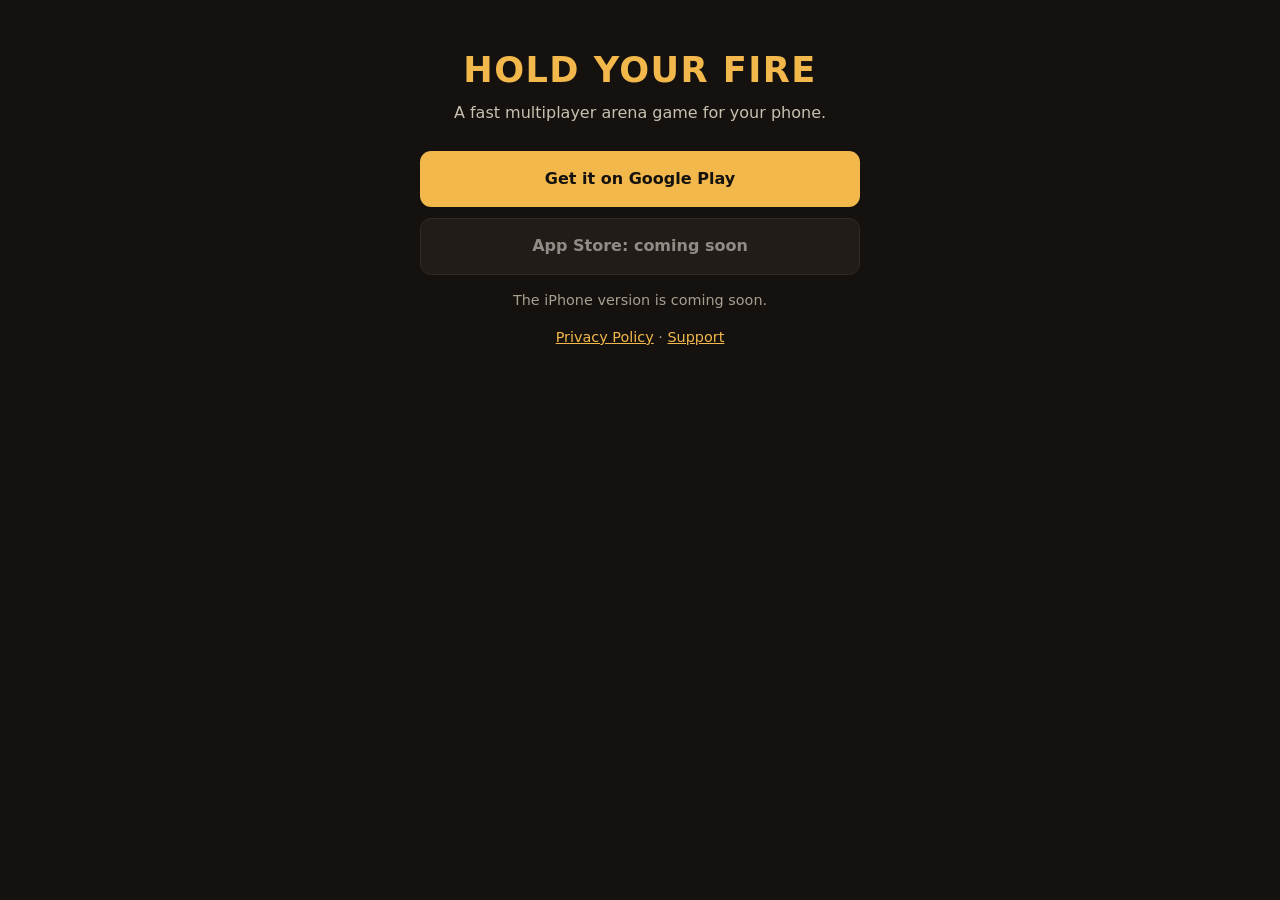
<file: index.html>
<!doctype html>
<html lang="en"><head><meta charset="utf-8"><meta name="viewport" content="width=device-width,initial-scale=1">
<title>Hold Your Fire</title>
<meta name="description" content="Hold Your Fire: a fast multiplayer arena game for your phone. Play offline against bots or online with friends.">
<link rel="stylesheet" href="/site.css">
</head>
<body>
<main id="view" data-page="home">
<h1>Hold Your Fire</h1>
<p class="tag">A fast multiplayer arena game for your phone.</p>
<div id="invite" hidden>
  <div class="card">
    <p class="label">You are invited to a room</p>
    <p class="code" id="code"></p>
    <button class="copy" id="copy" type="button" hidden>Copy code</button>
  </div>
  <p><strong>Already have the game?</strong> Tap the invitation link again on your phone and Hold Your Fire opens with this code ready. You still press JOIN.</p>
  <p><strong>New here?</strong> Install the game below, then tap the invitation link again. Or open the game, choose PLAY ONLINE &rarr; JOIN WITH CODE and type the code.</p>
  <p class="dim">The room may be full or already closed. The game checks that when you join; this page does not.</p>
</div>
<div id="badlink" class="card err" hidden><p>This invitation link is not valid. Ask your friend to share the room again from the game.</p></div>
<div id="missing" class="card" hidden><p>This page does not exist.</p><p><a href="/">Hold Your Fire home</a></p></div>
<a id="play" class="btn" href="#">Get it on Google Play</a>
<a id="ios" class="btn alt" href="#">Download on the App Store</a>
<p class="dim" id="soon">The iPhone version is coming soon.</p>
<p class="dim"><a href="/privacy/">Privacy Policy</a> &middot; <a href="/support/">Support</a></p>
</main>
<script src="/site.js"></script>
<script src="/page.js"></script>
</body></html>
</file>
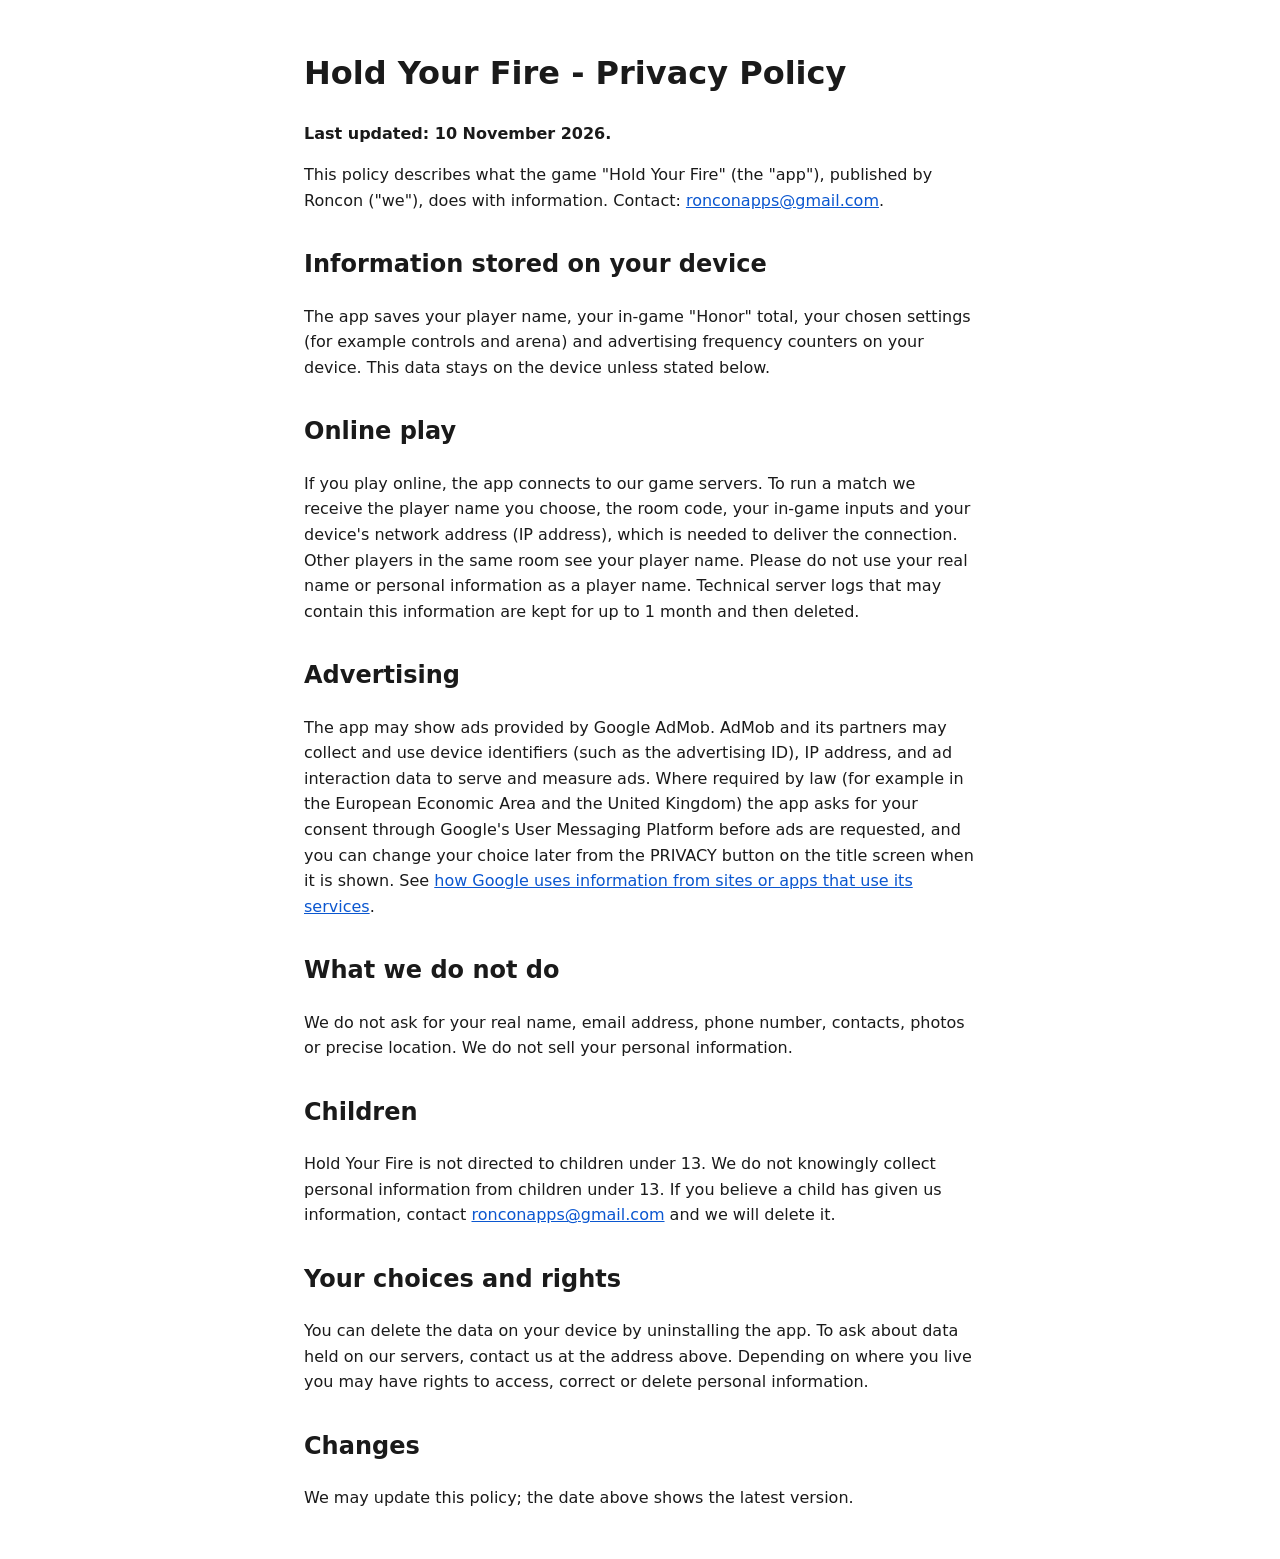
<file: privacy/index.html>
<!doctype html>
<html lang="en"><head><meta charset="utf-8"><meta name="viewport" content="width=device-width,initial-scale=1">
<title>Hold Your Fire - Privacy Policy</title>
<style>body{font:16px/1.6 system-ui,sans-serif;max-width:42rem;margin:3rem auto;padding:0 1rem;color:#1a1a1a}a{color:#0b57d0}h2{margin-top:2rem}</style></head>
<body>
<h1>Hold Your Fire - Privacy Policy</h1>
<p><strong>Last updated: 10 November 2026.</strong></p>
<p>This policy describes what the game "Hold Your Fire" (the "app"), published by Roncon ("we"), does with information. Contact: <a href="mailto:ronconapps@gmail.com">ronconapps@gmail.com</a>.</p>

<h2>Information stored on your device</h2>
<p>The app saves your player name, your in-game "Honor" total, your chosen settings (for example controls and arena) and advertising frequency counters on your device. This data stays on the device unless stated below.</p>

<h2>Online play</h2>
<p>If you play online, the app connects to our game servers. To run a match we receive the player name you choose, the room code, your in-game inputs and your device's network address (IP address), which is needed to deliver the connection. Other players in the same room see your player name. Please do not use your real name or personal information as a player name. Technical server logs that may contain this information are kept for up to 1 month and then deleted.</p>

<h2>Advertising</h2>
<p>The app may show ads provided by Google AdMob. AdMob and its partners may collect and use device identifiers (such as the advertising ID), IP address, and ad interaction data to serve and measure ads. Where required by law (for example in the European Economic Area and the United Kingdom) the app asks for your consent through Google's User Messaging Platform before ads are requested, and you can change your choice later from the PRIVACY button on the title screen when it is shown. See <a href="https://policies.google.com/technologies/partner-sites">how Google uses information from sites or apps that use its services</a>.</p>

<h2>What we do not do</h2>
<p>We do not ask for your real name, email address, phone number, contacts, photos or precise location. We do not sell your personal information.</p>

<h2>Children</h2>
<p>Hold Your Fire is not directed to children under 13. We do not knowingly collect personal information from children under 13. If you believe a child has given us information, contact <a href="mailto:ronconapps@gmail.com">ronconapps@gmail.com</a> and we will delete it.</p>

<h2>Your choices and rights</h2>
<p>You can delete the data on your device by uninstalling the app. To ask about data held on our servers, contact us at the address above. Depending on where you live you may have rights to access, correct or delete personal information.</p>

<h2>Changes</h2>
<p>We may update this policy; the date above shows the latest version.</p>
</body></html>
</file>
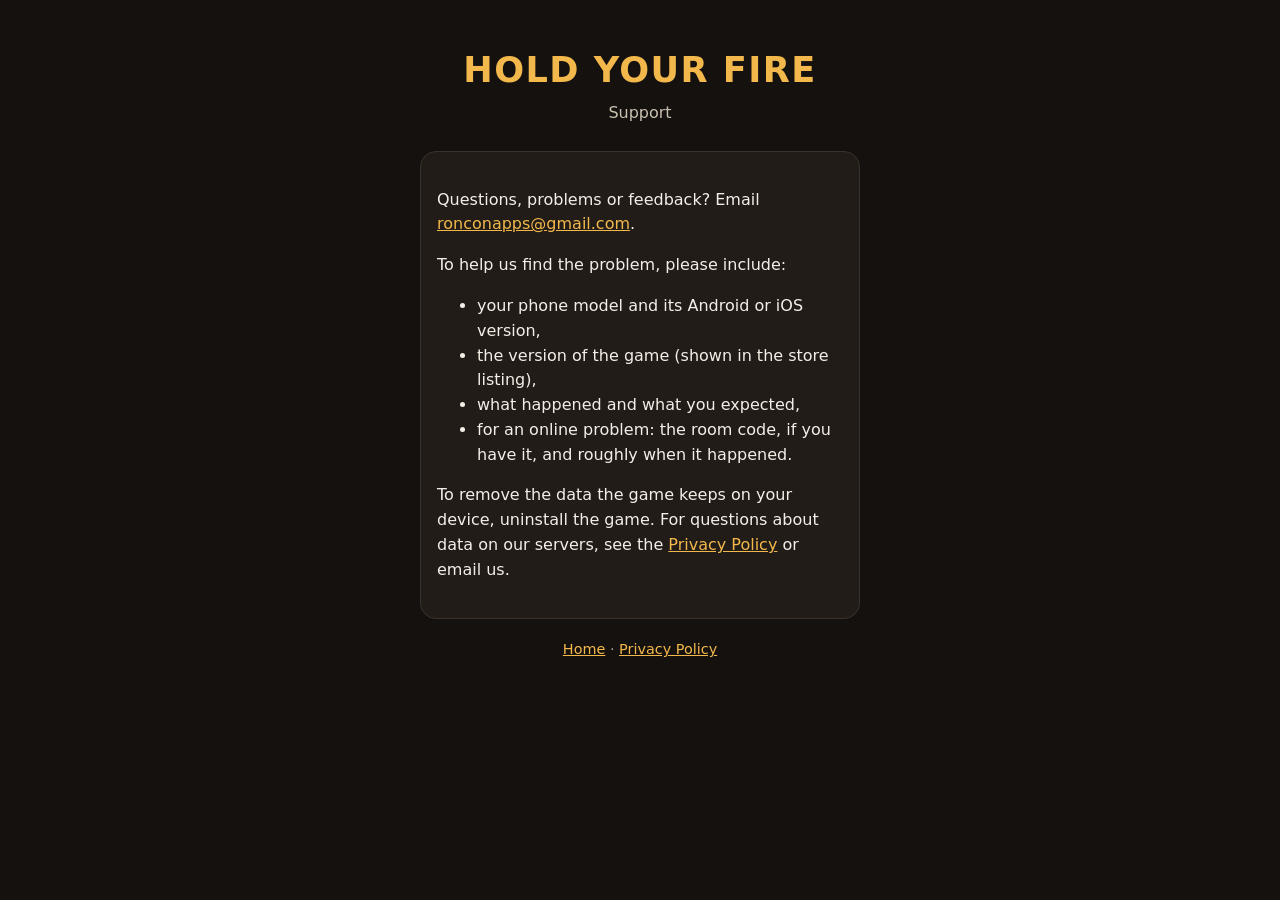
<file: support/index.html>
<!doctype html>
<html lang="en"><head><meta charset="utf-8"><meta name="viewport" content="width=device-width,initial-scale=1">
<title>Hold Your Fire - Support</title>
<link rel="stylesheet" href="/site.css">
</head>
<body>
<main>
<h1>Hold Your Fire</h1>
<p class="tag">Support</p>
<div class="card" style="text-align:left">
  <p>Questions, problems or feedback? Email <a href="mailto:ronconapps@gmail.com">ronconapps@gmail.com</a>.</p>
  <p>To help us find the problem, please include:</p>
  <ul>
    <li>your phone model and its Android or iOS version,</li>
    <li>the version of the game (shown in the store listing),</li>
    <li>what happened and what you expected,</li>
    <li>for an online problem: the room code, if you have it, and roughly when it happened.</li>
  </ul>
  <p>To remove the data the game keeps on your device, uninstall the game. For questions about data on our servers, see the <a href="/privacy/">Privacy Policy</a> or email us.</p>
</div>
<p class="dim"><a href="/">Home</a> &middot; <a href="/privacy/">Privacy Policy</a></p>
</main>
</body></html>
</file>
<file: site.css>
:root{color-scheme:light dark}
*{box-sizing:border-box}
body{margin:0;font:16px/1.55 system-ui,-apple-system,"Segoe UI",sans-serif;background:#14110f;color:#f4efe6;text-align:center}
main{max-width:30rem;margin:0 auto;padding:2.5rem 1.25rem 3rem}
h1{font-size:2.2rem;letter-spacing:.04em;margin:.2rem 0;color:#f2b84b;text-transform:uppercase}
.tag{color:#c9c0b0;margin:0 0 1.6rem}
.card{background:#211c18;border:1px solid #3a322b;border-radius:1rem;padding:1.2rem 1rem;margin:1.2rem 0}
.label{font-size:.8rem;letter-spacing:.14em;color:#c9c0b0;text-transform:uppercase;margin:0}
.code{font:700 2.6rem/1.2 ui-monospace,SFMono-Regular,Menlo,monospace;letter-spacing:.28em;color:#f2b84b;margin:.3rem 0 .2rem;padding-left:.28em;word-break:break-all}
.btn{display:block;margin:.7rem 0;padding:.95rem 1rem;border-radius:.7rem;background:#f2b84b;color:#14110f;text-decoration:none;font-weight:700}
.btn.alt{background:#2c2620;color:#f4efe6;border:1px solid #4a4037}
.btn[aria-disabled=true]{opacity:.55;pointer-events:none}
button.copy{margin-top:.4rem;padding:.5rem 1rem;border-radius:.5rem;border:1px solid #4a4037;background:#2c2620;color:#f4efe6;font:inherit}
.dim{color:#a99f8f;font-size:.9rem}
.err{color:#f0a08a}
a{color:#f2b84b}
</file>
